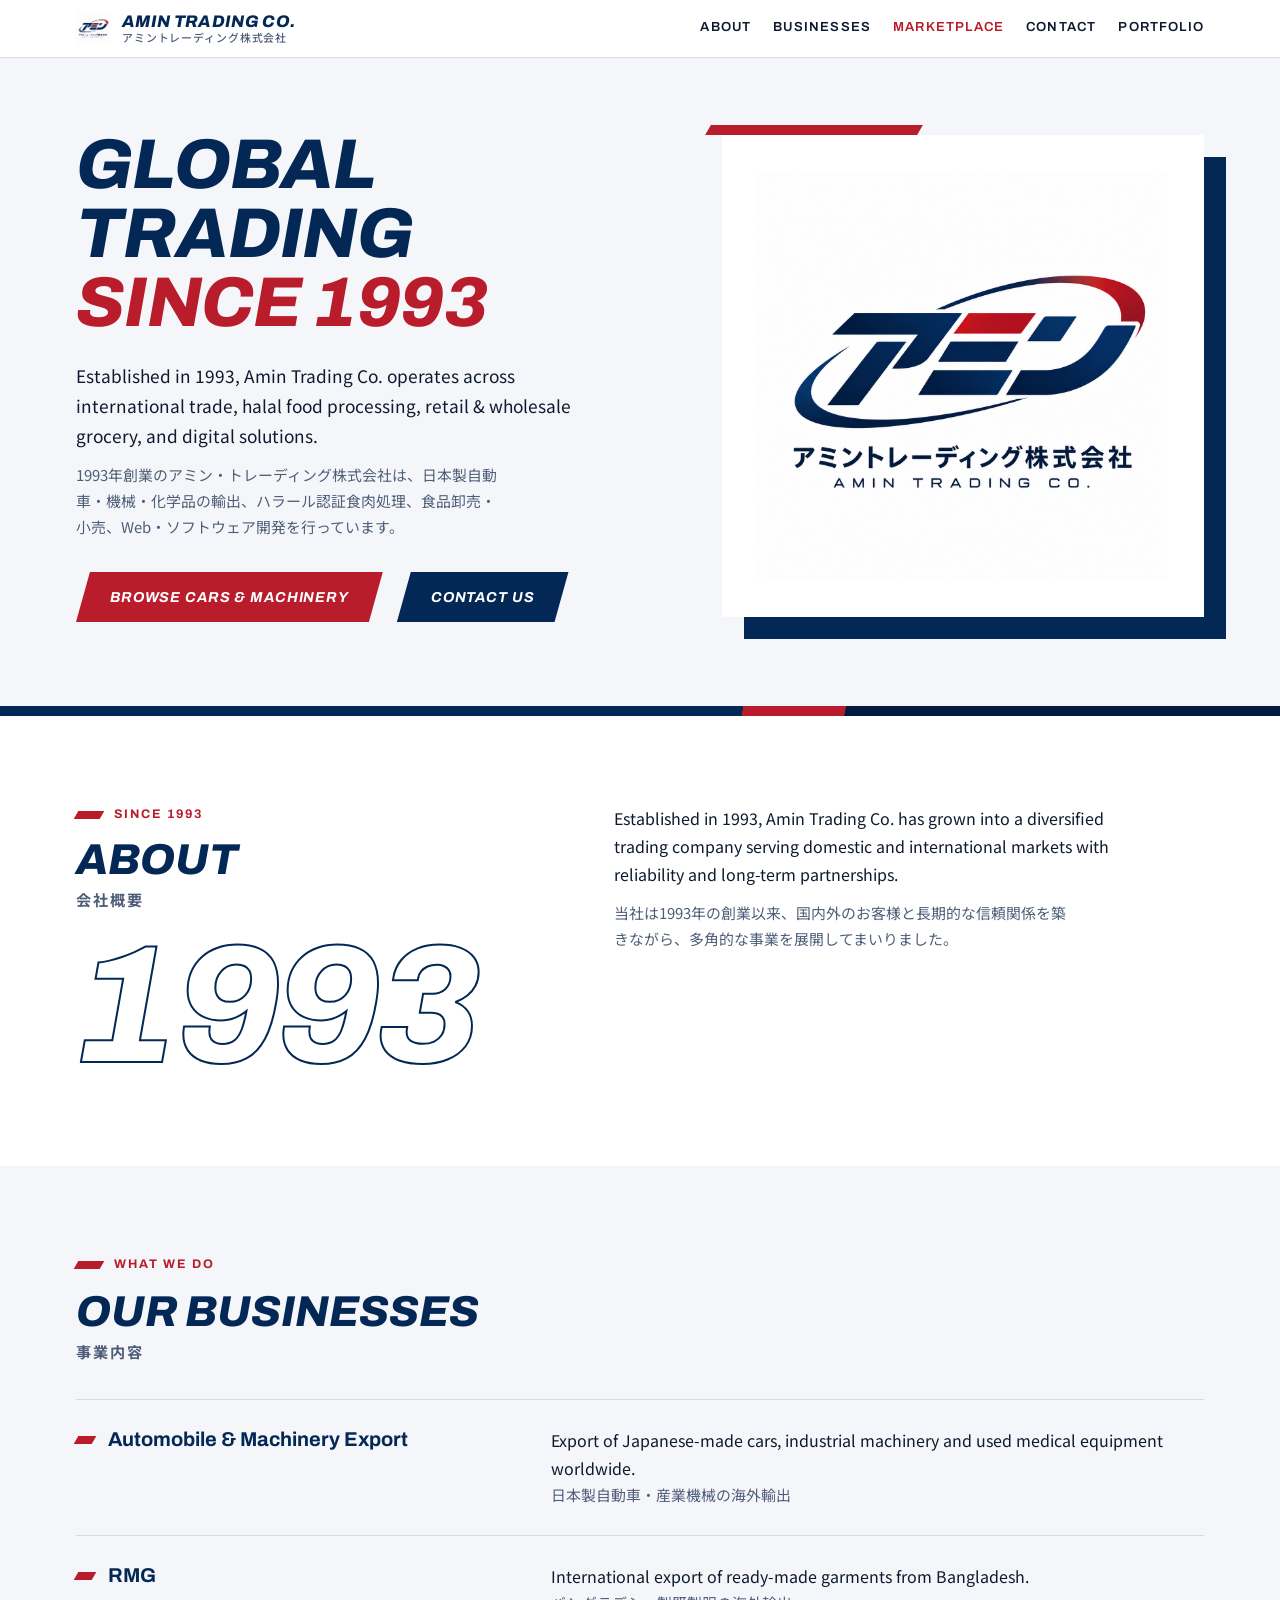
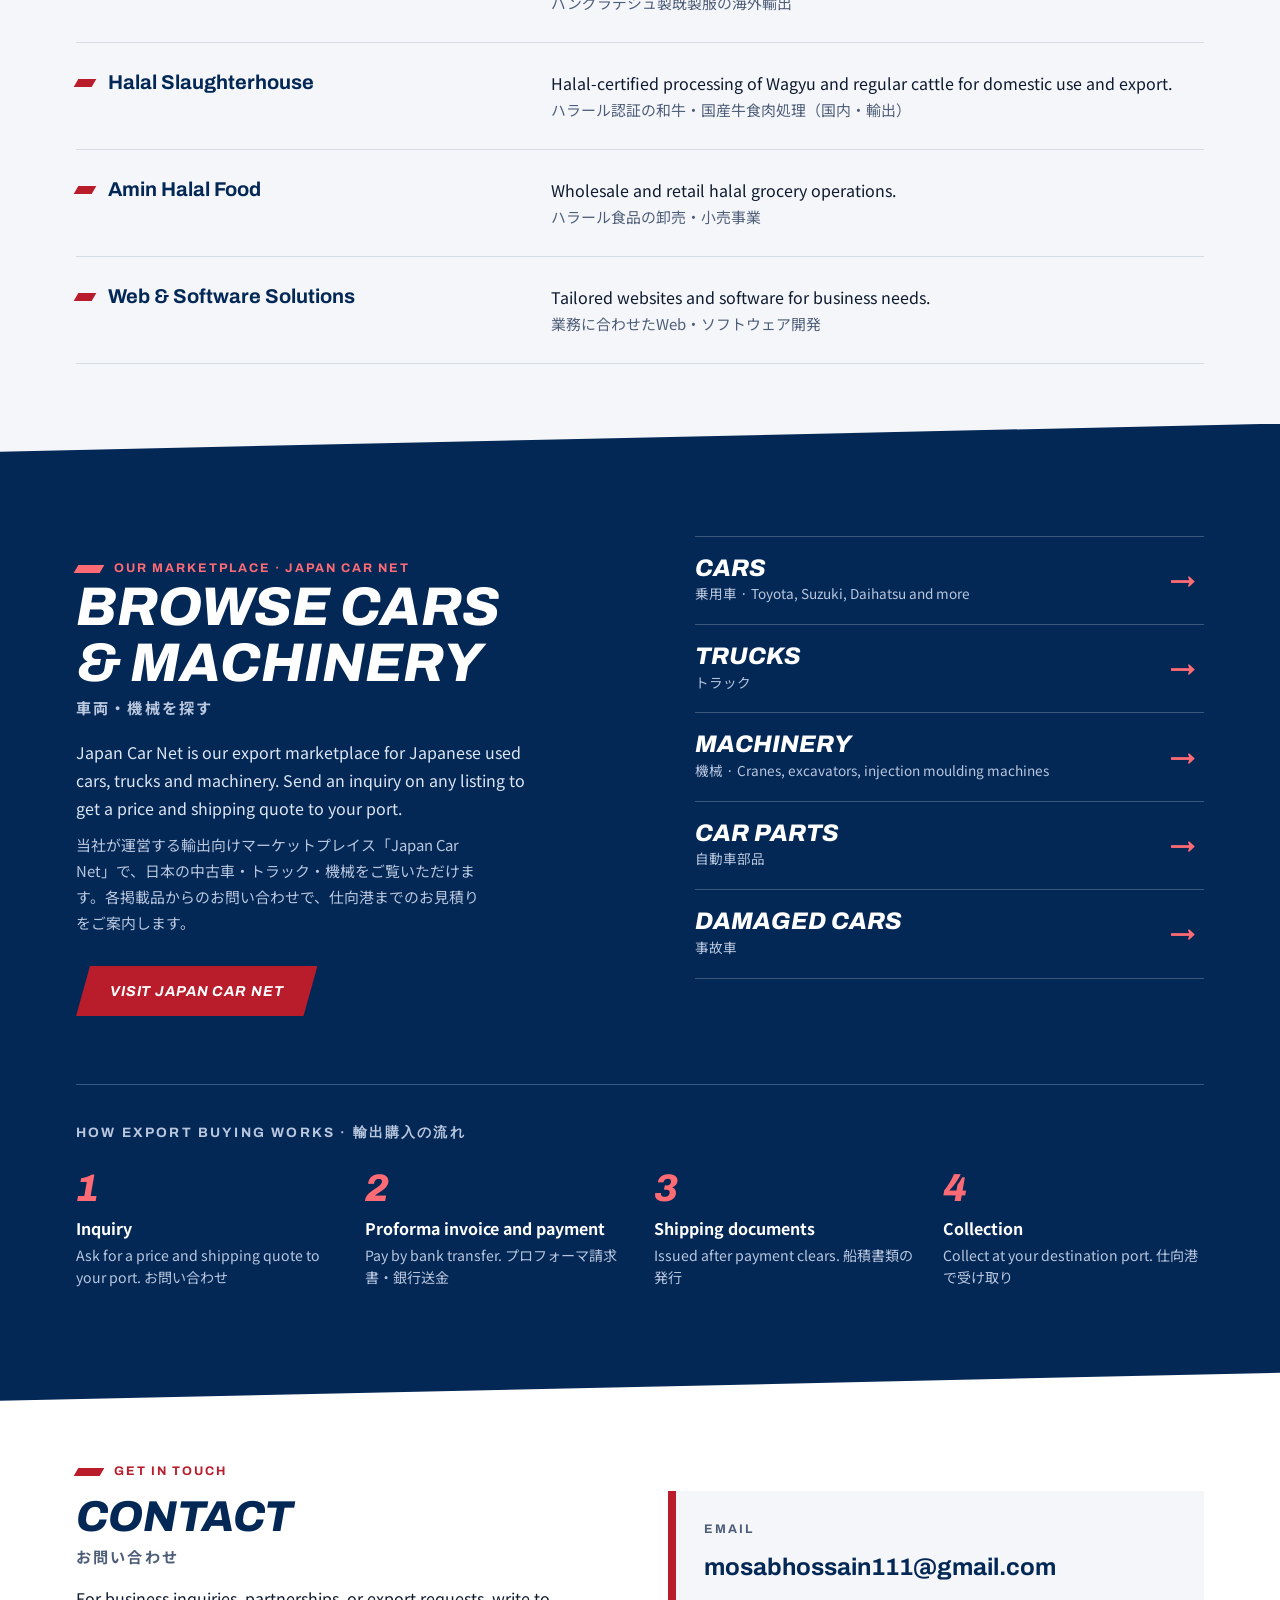
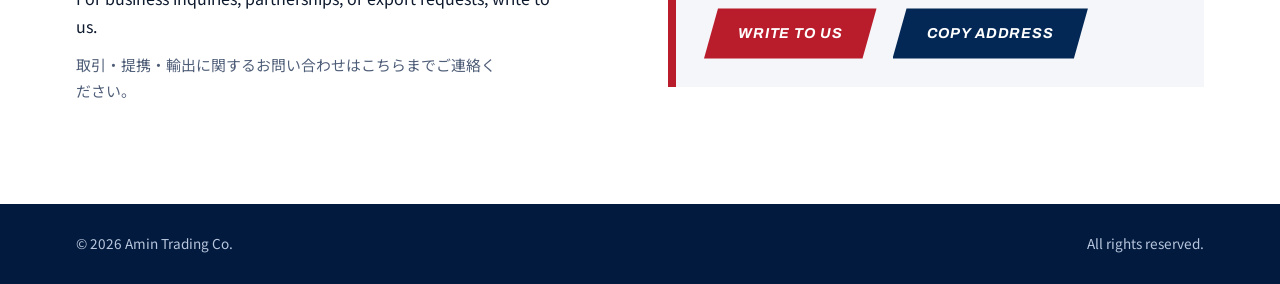
<file: index.html>
<!DOCTYPE html>
<html lang="en">
<head>
<meta charset="UTF-8">
<meta name="viewport" content="width=device-width, initial-scale=1">
<title>Japanese Cars for Export | Industrial Machinery | RMG | Amin Trading Co.</title>
<meta name="description" content="Established in 1993, Amin Trading Co. exports Japanese-made cars and machinery, trades chemicals, operates a halal-certified slaughterhouse, runs Amin Halal Food, and provides tailored web &amp; software solutions.">
<meta name="keywords" content="Amin Trading, Japan car export, machinery export, halal wagyu, halal slaughterhouse Japan, Amin Halal Food, Japanese trading company">
<meta name="author" content="Amin Trading Co.">
<meta property="og:title" content="Amin Trading Co. | Global Trading Since 1993">
<meta property="og:description" content="Japanese cars, machinery, halal wagyu, food trading, and digital solutions since 1993.">
<meta property="og:type" content="website">
<meta property="og:image" content="https://amintrading.co/images/logo.png">
<link rel="icon" href="images/mark.png" type="image/png">
<!-- Google tag (gtag.js) -->
<script async src="https://www.googletagmanager.com/gtag/js?id=G-Y82P1FC505"></script>
<script>
  window.dataLayer = window.dataLayer || [];
  function gtag(){dataLayer.push(arguments);}
  gtag('js', new Date());
  gtag('config', 'G-Y82P1FC505');
</script>
<link rel="preconnect" href="https://fonts.googleapis.com">
<link rel="preconnect" href="https://fonts.gstatic.com" crossorigin>
<link rel="stylesheet" href="https://fonts.googleapis.com/css2?family=Archivo:ital,wght@0,600;0,700;0,800;1,700;1,800&family=Noto+Sans+JP:wght@400;500;700&display=swap">
<style>
/* Layout: slanted parallelogram motif taken from the logo's italic strokes; one bold moment in the navy marketplace band, everything else quiet. */
:root {
  --navy: #042856;
  --navy-deep: #021a3d;
  --red: #B91C2B;
  --red-hi: #FF6B75;
  --paper: #F4F6FA;
  --white: #FFFFFF;
  --ink: #0E1A2E;
  --mute: #4F5E78;
  --line: #D6DCE6;
  --on-navy: #DCE5F3;
  --on-navy-mute: #B8C6DE;
  --f-display: "Archivo", "Arial Black", "Helvetica Neue", Arial, sans-serif;
  --f-body: "Noto Sans JP", "Hiragino Kaku Gothic ProN", "Yu Gothic", Meiryo, system-ui, sans-serif;
  --cut: 28px;
  color-scheme: light;
}
*, *::before, *::after { box-sizing: border-box; }
html { scroll-behavior: smooth; }
@media (prefers-reduced-motion: reduce) {
  html { scroll-behavior: auto; }
  * { transition: none !important; }
}
body {
  margin: 0;
  background: var(--white);
  color: var(--ink);
  font-family: var(--f-body);
  font-size: 16px;
  line-height: 1.75;
}
body::before {
  content: "";
  position: fixed;
  inset: 0 0 auto;
  height: env(safe-area-inset-top, 0px);
  z-index: 30;
  background: var(--white);
}
img { max-width: 100%; }
a:focus-visible, button:focus-visible { outline: 3px solid var(--red); outline-offset: 3px; }

.in {
  max-width: 1160px;
  margin-inline: auto;
  padding-left: max(16px, env(safe-area-inset-left, 0px));
  padding-right: max(16px, env(safe-area-inset-right, 0px));
}
section { scroll-margin-top: 76px; }
.sec { padding-block: 88px; }

/* Header */
.top {
  position: sticky;
  top: env(safe-area-inset-top, 0px);
  z-index: 20;
  background: var(--white);
  border-bottom: 1px solid var(--line);
}
.top .in {
  display: flex;
  align-items: center;
  justify-content: space-between;
  flex-wrap: wrap;
  gap: 8px 24px;
  padding-block: 10px;
}
.brand { display: flex; align-items: center; gap: 12px; text-decoration: none; color: var(--navy); }
.brand img { height: 34px; width: auto; display: block; }
.brand b {
  font-family: var(--f-display);
  font-style: italic;
  font-weight: 800;
  text-transform: uppercase;
  letter-spacing: .02em;
  font-size: 1.05rem;
  line-height: 1.1;
}
.brand small {
  display: block;
  font-family: var(--f-body);
  font-style: normal;
  font-weight: 500;
  font-size: .68rem;
  letter-spacing: .08em;
  color: var(--mute);
  text-transform: none;
}
nav { display: flex; flex-wrap: wrap; gap: 2px 22px; }
nav a {
  font-family: var(--f-display);
  font-weight: 600;
  font-size: .82rem;
  letter-spacing: .09em;
  text-transform: uppercase;
  color: var(--ink);
  text-decoration: none;
  padding: 6px 0;
  border-bottom: 2px solid transparent;
}
nav a:hover, nav a:focus-visible { border-bottom-color: var(--red); }
nav a.mk { color: var(--red); }

/* Type */
h1, h2 { font-family: var(--f-display); font-style: italic; font-weight: 800; text-transform: uppercase; color: var(--navy); text-wrap: balance; margin: 0; }
h1 { font-size: clamp(2.3rem, 6.2vw, 4.4rem); line-height: .98; letter-spacing: -.01em; margin-bottom: 24px; }
h1 em { font-style: inherit; color: var(--red); }
h2 { font-size: clamp(1.8rem, 4vw, 2.7rem); line-height: 1.02; }
.jp-sub {
  display: block;
  font-family: var(--f-body);
  font-style: normal;
  font-weight: 700;
  font-size: .95rem;
  letter-spacing: .14em;
  text-transform: none;
  color: var(--mute);
  margin-top: 10px;
}
.eyebrow {
  display: flex;
  align-items: center;
  gap: 12px;
  font-family: var(--f-display);
  font-weight: 700;
  font-size: .78rem;
  letter-spacing: .16em;
  text-transform: uppercase;
  color: var(--red);
  margin: 0 0 14px;
}
.eyebrow::before { content: ""; width: 26px; height: 8px; background: currentColor; transform: skewX(-30deg); }
.jp { color: var(--mute); font-size: .93rem; }

/* Buttons */
.btn {
  display: inline-block;
  border: 0;
  cursor: pointer;
  font-family: var(--f-display);
  font-weight: 700;
  font-style: italic;
  text-transform: uppercase;
  letter-spacing: .06em;
  font-size: .9rem;
  line-height: 1.4;
  text-decoration: none;
  padding: 15px 34px;
  clip-path: polygon(14px 0, 100% 0, calc(100% - 14px) 100%, 0 100%);
  background: var(--red);
  color: #fff;
  transition: background .15s;
}
.btn:hover { background: #9E1623; }
.btn.alt { background: var(--navy); }
.btn.alt:hover { background: var(--navy-deep); }
.btn:focus-visible { clip-path: none; outline: 3px solid var(--navy); outline-offset: 3px; }

/* Hero */
.hero { background: var(--paper); overflow: hidden; }
.hero .in {
  display: grid;
  grid-template-columns: minmax(0, 1.1fr) minmax(0, .9fr);
  gap: 56px;
  align-items: center;
  padding-block: 72px 84px;
}
.lede { font-size: 1.08rem; max-width: 54ch; margin: 0 0 10px; }
.lede + .jp { max-width: 54ch; margin: 0 0 32px; }
.cta { display: flex; flex-wrap: wrap; gap: 14px; }
.plate { position: relative; isolation: isolate; }
.plate::before { content: ""; position: absolute; z-index: -1; inset: 22px -22px -22px 22px; background: var(--navy); }
.plate::after { content: ""; position: absolute; z-index: 1; left: -14px; top: -10px; width: 44%; height: 10px; background: var(--red); transform: skewX(-30deg); }
.plate img { display: block; width: 100%; height: auto; background: var(--white); padding: clamp(18px, 3vw, 36px); }
.hero::after {
  content: "";
  display: block;
  height: 10px;
  background: linear-gradient(100deg, var(--navy) 0 58%, var(--red) 58% 66%, var(--navy-deep) 66% 100%);
}

/* About */
.about .in { display: grid; grid-template-columns: minmax(0, .9fr) minmax(0, 1.1fr); gap: 56px; align-items: start; }
.year {
  font-family: var(--f-display);
  font-style: italic;
  font-weight: 800;
  font-size: clamp(5rem, 15vw, 10.5rem);
  line-height: .85;
  letter-spacing: -.03em;
  color: transparent;
  -webkit-text-stroke: 2px var(--navy);
  margin: 28px 0 0;
}
.about p { margin: 0 0 12px; max-width: 58ch; }
.about p.jp { margin-bottom: 0; }

/* Businesses */
.biz { background: var(--paper); }
.ledger { list-style: none; margin: 40px 0 0; padding: 0; border-bottom: 1px solid var(--line); }
.ledger li {
  display: grid;
  grid-template-columns: minmax(0, 1fr) minmax(0, 1.5fr);
  gap: 10px 40px;
  padding-block: 26px;
  border-top: 1px solid var(--line);
}
.ledger h3 {
  display: flex;
  align-items: baseline;
  gap: 14px;
  margin: 0;
  font-family: var(--f-display);
  font-weight: 700;
  font-size: 1.25rem;
  line-height: 1.3;
  color: var(--navy);
}
.ledger h3::before { content: ""; flex: none; width: 18px; height: 8px; background: var(--red); transform: skewX(-30deg); translate: 0 -2px; }
.ledger p { margin: 0; }

/* Marketplace */
.market {
  background: var(--navy);
  color: #fff;
  clip-path: polygon(0 var(--cut), 100% 0, 100% calc(100% - var(--cut)), 0 100%);
  margin-block: calc(var(--cut) * -1);
  padding-block: calc(var(--cut) + 84px);
  position: relative;
}
.market .in { display: grid; grid-template-columns: minmax(0, 1.05fr) minmax(0, .95fr); gap: 56px; align-items: start; }
.market h2 { color: #fff; font-size: clamp(2.1rem, 5vw, 3.4rem); }
.market .jp-sub { color: var(--on-navy-mute); }
.market .eyebrow { color: var(--red-hi); }
.market p { color: var(--on-navy); max-width: 52ch; margin: 22px 0 0; }
.market p.jp { color: var(--on-navy-mute); margin-top: 10px; }
.market .btn { margin-top: 30px; }
.market a:focus-visible { outline-color: #fff; }
.cats { list-style: none; margin: 0; padding: 0; border-top: 1px solid rgba(255, 255, 255, .22); }
.cats a {
  display: grid;
  grid-template-columns: minmax(0, 1fr) auto;
  gap: 0 16px;
  align-items: center;
  padding: 18px 8px 18px 0;
  border-bottom: 1px solid rgba(255, 255, 255, .22);
  color: #fff;
  text-decoration: none;
  transition: padding .15s, background .15s;
}
.cats a:hover { padding-left: 16px; background: rgba(255, 255, 255, .07); }
.cats strong { font-family: var(--f-display); font-style: italic; font-weight: 800; font-size: 1.5rem; text-transform: uppercase; line-height: 1.15; }
.cats small { color: var(--on-navy-mute); font-size: .85rem; }
.cats .go { grid-row: 1 / span 2; grid-column: 2; font-family: var(--f-display); font-weight: 800; font-size: 1.6rem; color: var(--red-hi); }
.how { grid-column: 1 / -1; margin-top: 12px; padding-top: 36px; border-top: 1px solid rgba(255, 255, 255, .22); }
.how h3 { margin: 0 0 24px; font-family: var(--f-display); font-weight: 700; font-size: .85rem; letter-spacing: .16em; text-transform: uppercase; color: var(--on-navy-mute); }
.steps { list-style: none; margin: 0; padding: 0; display: grid; grid-template-columns: repeat(4, minmax(0, 1fr)); gap: 28px; counter-reset: step; }
.steps li { counter-increment: step; min-width: 0; }
.steps li::before { content: counter(step); display: block; font-family: var(--f-display); font-style: italic; font-weight: 800; font-size: 2.4rem; line-height: 1; color: var(--red-hi); margin-bottom: 10px; }
.steps b { display: block; font-weight: 700; line-height: 1.4; }
.steps span { display: block; color: var(--on-navy-mute); font-size: .88rem; line-height: 1.6; margin-top: 4px; }

/* Contact */
.contact .in { display: grid; grid-template-columns: minmax(0, 1fr) minmax(0, 1fr); gap: 56px; align-items: center; }
.contact p { margin: 0 0 12px; max-width: 54ch; }
.contact h2 { margin-bottom: 20px; }
.mailbox { background: var(--paper); border-left: 8px solid var(--red); padding: 28px; }
.mailbox .label { display: block; font-family: var(--f-display); font-weight: 700; font-size: .78rem; letter-spacing: .16em; text-transform: uppercase; color: var(--mute); }
.mailbox .addr { font-family: var(--f-display); font-weight: 700; font-size: clamp(1.05rem, 2.6vw, 1.5rem); color: var(--navy); overflow-wrap: anywhere; margin: 6px 0 20px; }
.mailbox .row { display: flex; flex-wrap: wrap; align-items: center; gap: 12px 16px; }
.status { font-size: .85rem; color: var(--mute); }

/* Footer */
footer { background: var(--navy-deep); color: var(--on-navy-mute); font-size: .85rem; }
footer .in { display: flex; flex-wrap: wrap; justify-content: space-between; gap: 6px 24px; padding-block: 28px; }

@media (max-width: 860px) {
  .sec { padding-block: 64px; }
  .hero .in { grid-template-columns: minmax(0, 1fr); gap: 44px; padding-block: 48px 64px; }
  .about .in, .market .in, .contact .in { grid-template-columns: minmax(0, 1fr); gap: 36px; }
  .ledger li { grid-template-columns: minmax(0, 1fr); }
  .steps { grid-template-columns: repeat(2, minmax(0, 1fr)); }
  .market { padding-block: calc(var(--cut) + 60px); }
}
@media (max-width: 480px) {
  .plate::before { inset: 12px -12px -12px 12px; }
  .steps { grid-template-columns: minmax(0, 1fr); }
  .btn { padding-inline: 28px; }
  nav { gap: 2px 16px; }
  :root { --cut: 18px; }
}
</style>
</head>
<body>
<header class="top" id="top">
  <div class="in">
    <a class="brand" href="#top">
      <img src="images/mark.png" alt="">
      <b>Amin Trading Co.<small>アミントレーディング株式会社</small></b>
    </a>
    <nav aria-label="Main">
      <a href="#about">About</a>
      <a href="#businesses">Businesses</a>
      <a class="mk" href="#marketplace">Marketplace</a>
      <a href="#contact">Contact</a>
      <a href="company.html">Portfolio</a>
    </nav>
  </div>
</header>

<main>
  <section class="hero">
    <div class="in">
      <div>
        <h1>Global Trading <em>Since 1993</em></h1>
        <p class="lede">Established in 1993, Amin Trading Co. operates across international trade, halal food processing, retail &amp; wholesale grocery, and digital solutions.</p>
        <p class="jp">1993年創業のアミン・トレーディング株式会社は、日本製自動車・機械・化学品の輸出、ハラール認証食肉処理、食品卸売・小売、Web・ソフトウェア開発を行っています。</p>
        <div class="cta">
          <a class="btn" href="#marketplace">Browse cars &amp; machinery</a>
          <a class="btn alt" href="#contact">Contact us</a>
        </div>
      </div>
      <div class="plate">
        <img src="images/logo.png" alt="Amin Trading Co. logo" width="760" height="459">
      </div>
    </div>
  </section>

  <section class="sec about" id="about">
    <div class="in">
      <div>
        <p class="eyebrow">Since 1993</p>
        <h2>About <span class="jp-sub">会社概要</span></h2>
        <div class="year" aria-hidden="true">1993</div>
      </div>
      <div>
        <p>Established in 1993, Amin Trading Co. has grown into a diversified trading company serving domestic and international markets with reliability and long-term partnerships.</p>
        <p class="jp">当社は1993年の創業以来、国内外のお客様と長期的な信頼関係を築きながら、多角的な事業を展開してまいりました。</p>
      </div>
    </div>
  </section>

  <section class="sec biz" id="businesses">
    <div class="in">
      <p class="eyebrow">What we do</p>
      <h2>Our Businesses <span class="jp-sub">事業内容</span></h2>
      <ul class="ledger">
        <li>
          <h3>Automobile &amp; Machinery Export</h3>
          <div>
            <p>Export of Japanese-made cars, industrial machinery and used medical equipment worldwide.</p>
            <p class="jp">日本製自動車・産業機械の海外輸出</p>
          </div>
        </li>
        <li>
          <h3>RMG</h3>
          <div>
            <p>International export of ready-made garments from Bangladesh.</p>
            <p class="jp">バングラデシュ製既製服の海外輸出</p>
          </div>
        </li>
        <li>
          <h3>Halal Slaughterhouse</h3>
          <div>
            <p>Halal-certified processing of Wagyu and regular cattle for domestic use and export.</p>
            <p class="jp">ハラール認証の和牛・国産牛食肉処理（国内・輸出）</p>
          </div>
        </li>
        <li>
          <h3>Amin Halal Food</h3>
          <div>
            <p>Wholesale and retail halal grocery operations.</p>
            <p class="jp">ハラール食品の卸売・小売事業</p>
          </div>
        </li>
        <li>
          <h3>Web &amp; Software Solutions</h3>
          <div>
            <p>Tailored websites and software for business needs.</p>
            <p class="jp">業務に合わせたWeb・ソフトウェア開発</p>
          </div>
        </li>
      </ul>
    </div>
  </section>

  <section class="market" id="marketplace">
    <div class="in">
      <div>
        <p class="eyebrow">Our marketplace · Japan Car Net</p>
        <h2>Browse Cars &amp; Machinery <span class="jp-sub">車両・機械を探す</span></h2>
        <p>Japan Car Net is our export marketplace for Japanese used cars, trucks and machinery. Send an inquiry on any listing to get a price and shipping quote to your port.</p>
        <p class="jp">当社が運営する輸出向けマーケットプレイス「Japan Car Net」で、日本の中古車・トラック・機械をご覧いただけます。各掲載品からのお問い合わせで、仕向港までのお見積りをご案内します。</p>
        <a class="btn" href="https://japancarnet.com/" target="_blank" rel="noopener">Visit Japan Car Net</a>
      </div>
      <ul class="cats">
        <li><a href="https://japancarnet.com/" target="_blank" rel="noopener"><strong>Cars</strong><span class="go" aria-hidden="true">→</span><small>乗用車 · Toyota, Suzuki, Daihatsu and more</small></a></li>
        <li><a href="https://japancarnet.com/" target="_blank" rel="noopener"><strong>Trucks</strong><span class="go" aria-hidden="true">→</span><small>トラック</small></a></li>
        <li><a href="https://japancarnet.com/" target="_blank" rel="noopener"><strong>Machinery</strong><span class="go" aria-hidden="true">→</span><small>機械 · Cranes, excavators, injection moulding machines</small></a></li>
        <li><a href="https://japancarnet.com/" target="_blank" rel="noopener"><strong>Car Parts</strong><span class="go" aria-hidden="true">→</span><small>自動車部品</small></a></li>
        <li><a href="https://japancarnet.com/" target="_blank" rel="noopener"><strong>Damaged Cars</strong><span class="go" aria-hidden="true">→</span><small>事故車</small></a></li>
      </ul>
      <div class="how">
        <h3>How export buying works · 輸出購入の流れ</h3>
        <ol class="steps">
          <li><b>Inquiry</b><span>Ask for a price and shipping quote to your port. お問い合わせ</span></li>
          <li><b>Proforma invoice and payment</b><span>Pay by bank transfer. プロフォーマ請求書・銀行送金</span></li>
          <li><b>Shipping documents</b><span>Issued after payment clears. 船積書類の発行</span></li>
          <li><b>Collection</b><span>Collect at your destination port. 仕向港で受け取り</span></li>
        </ol>
      </div>
    </div>
  </section>

  <section class="sec contact" id="contact">
    <div class="in">
      <div>
        <p class="eyebrow">Get in touch</p>
        <h2>Contact <span class="jp-sub">お問い合わせ</span></h2>
        <p>For business inquiries, partnerships, or export requests, write to us.</p>
        <p class="jp">取引・提携・輸出に関するお問い合わせはこちらまでご連絡ください。</p>
      </div>
      <div class="mailbox">
        <span class="label">Email</span>
        <div class="addr" id="addr">mosabhossain111@gmail.com</div>
        <div class="row">
          <a class="btn" href="mailto:mosabhossain111@gmail.com">Write to us</a>
          <button class="btn alt" type="button" id="copy">Copy address</button>
          <span class="status" id="copystatus" role="status"></span>
        </div>
      </div>
    </div>
  </section>
</main>

<footer>
  <div class="in">
    <div>© <span id="year">2026</span> Amin Trading Co.</div>
    <div>All rights reserved.</div>
  </div>
</footer>

<script>
document.getElementById("year").textContent = new Date().getFullYear();
(function () {
  var btn = document.getElementById("copy");
  var out = document.getElementById("copystatus");
  var addr = document.getElementById("addr");
  btn.addEventListener("click", function () {
    var text = addr.textContent.trim();
    function selectIt() {
      var r = document.createRange();
      r.selectNodeContents(addr);
      var s = window.getSelection();
      s.removeAllRanges();
      s.addRange(r);
      out.textContent = "Address selected. Copy it with your keyboard.";
    }
    if (navigator.clipboard && navigator.clipboard.writeText) {
      navigator.clipboard.writeText(text).then(function () { out.textContent = "Copied"; }, selectIt);
    } else {
      selectIt();
    }
  });
})();
</script>
</body>
</html>
</file>
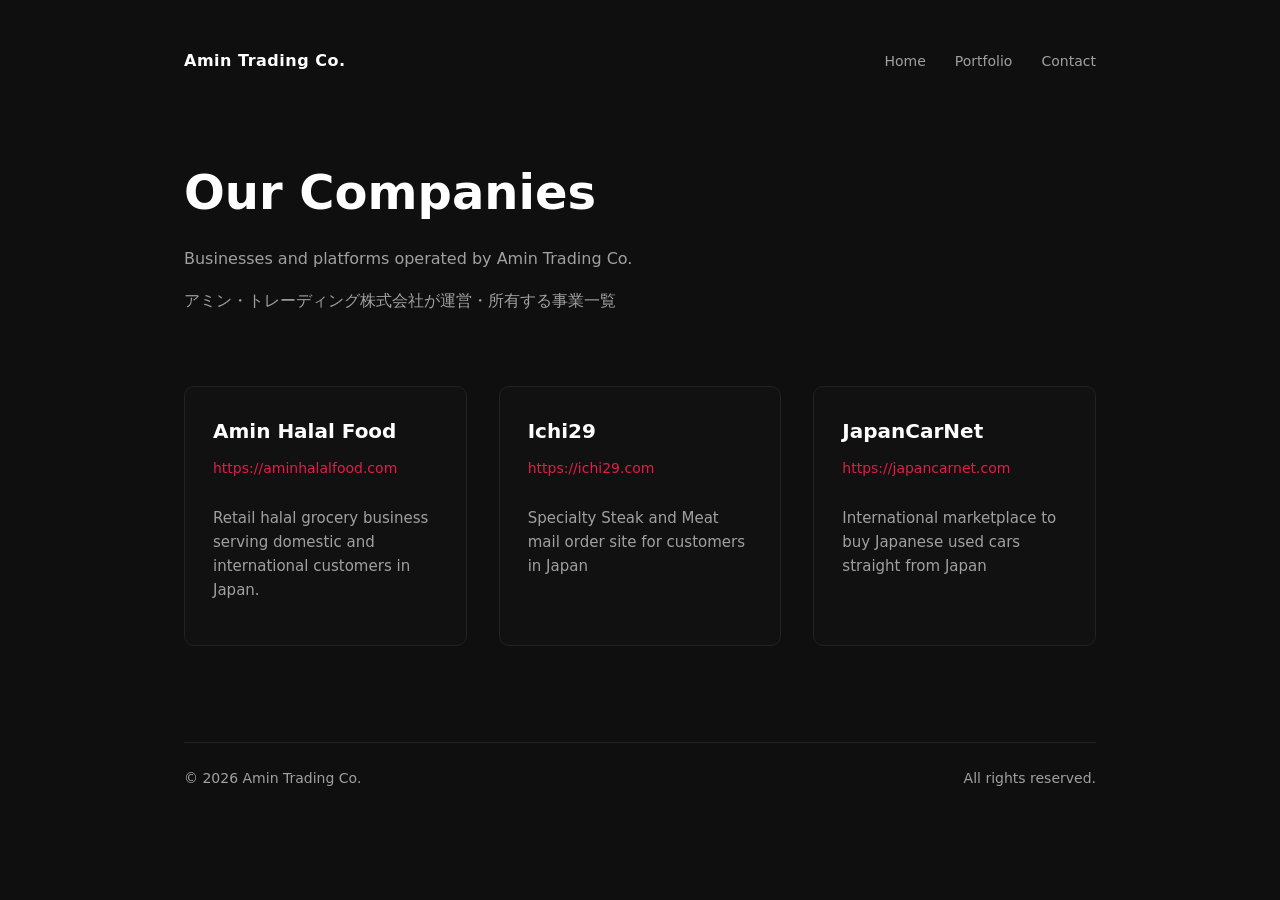
<file: company.html>
<!DOCTYPE html>
<html lang="en">
<head>
  <meta charset="UTF-8" />
  <meta name="viewport" content="width=device-width, initial-scale=1" />

  <title>Portfolio | Amin Trading Co.</title>

  <!-- SEO -->
  <meta name="description" content="Companies and platforms operated by Amin Trading Co., including food, automotive, and digital businesses." />

  <!-- CSS -->
  <link rel="stylesheet" href="Style.css" />
</head>

  <!-- Google tag (gtag.js) -->
<script async src="https://www.googletagmanager.com/gtag/js?id=G-Y82P1FC505"></script>
<script>
  window.dataLayer = window.dataLayer || [];
  function gtag(){dataLayer.push(arguments);}
  gtag('js', new Date());

  gtag('config', 'G-Y82P1FC505');
</script>

<body>
  <div class="wrap">

    <!-- HEADER -->
    <header>
      <div class="logo">Amin Trading Co.</div>
      <nav>
        <a href="index.html">Home</a>
        <a href="companies.html">Portfolio</a>
        <a href="index.html#contact">Contact</a>
      </nav>
    </header>

    <main>

      <!-- PAGE TITLE -->
      <section class="page-hero">
        <h1>Our Companies</h1>
        <p>
          Businesses and platforms operated by Amin Trading Co.
        </p>
        <p style="margin-top:8px;">
          アミン・トレーディング株式会社が運営・所有する事業一覧
        </p>
      </section>

      <!-- COMPANY LIST -->
      <section class="companies">

        <div class="company-card">
          <h2>Amin Halal Food</h2>
          <a href="https://aminhalalfood.com" target="_blank">https://aminhalalfood.com</a>
          <p>
            Retail halal grocery business serving domestic and
            international customers in Japan.
          </p>
        </div>

        <div class="company-card">
          <h2>Ichi29</h2>
          <a href="https://ichi29.com" target="_blank">https://ichi29.com</a>
          <p>
            Specialty Steak and Meat mail order site for customers in Japan
          </p>
        </div>

        <div class="company-card">
          <h2>JapanCarNet</h2>
          <a href="https://japancarnet.com" target="_blank">https://japancarnet.com</a>
          <p>
            International marketplace to buy Japanese used cars straight from Japan
          </p>
        </div>

        

      </section>

    </main>

    <!-- FOOTER -->
    <footer>
      <div>© <span id="year"></span> Amin Trading Co.</div>
      <div>All rights reserved.</div>
    </footer>

  </div>

  <script>
    document.getElementById("year").textContent = new Date().getFullYear();
  </script>
</body>
</html>
</file>
<file: Style.css>
:root {
  --bg: #0f0f0f;
  --fg: #ffffff;
  --muted: #a0a0a0;
  --accent: #e11d48;
}

* {
  box-sizing: border-box;
}

body {
  margin: 0;
  font-family: system-ui, -apple-system, Segoe UI, Roboto, Arial, sans-serif;
  background: var(--bg);
  color: var(--fg);
  line-height: 1.6;
}
.gallery-section {
  margin-bottom: 96px;
}

.gallery-section h2 {
  margin-bottom: 24px;
}

.gallery {
  display: grid;
  grid-template-columns: repeat(auto-fit, minmax(220px, 1fr));
  gap: 16px;
}

.gallery img {
  width: 100%;
  height: 220px;
  object-fit: cover;
  border-radius: 10px;
  background: #111;
  transition: transform 0.3s ease, opacity 0.3s ease;
}

.gallery img:hover {
  transform: scale(1.02);
  opacity: 0.9;
}

.wrap {
  max-width: 960px;
  padding: 48px 24px;
  margin: 0 auto;
}

header {
  display: flex;
  justify-content: space-between;
  align-items: center;
  margin-bottom: 80px;
}

.logo {
  font-weight: 700;
  letter-spacing: 0.5px;
}

nav a {
  color: var(--muted);
  text-decoration: none;
  margin-left: 24px;
  font-size: 14px;
}

nav a:hover {
  color: var(--fg);
}

.hero {
  margin-bottom: 96px;
}

.hero h1 {
  font-size: clamp(32px, 5vw, 56px);
  line-height: 1.2;
  margin: 0 0 16px 0;
}

.hero p {
  max-width: 640px;
  color: var(--muted);
  font-size: 18px;
}

section {
  margin-bottom: 96px;
}

h2 {
  font-size: 24px;
  margin-bottom: 16px;
}

p {
  color: var(--muted);
  max-width: 720px;
}

.grid {
  display: grid;
  grid-template-columns: repeat(auto-fit, minmax(220px, 1fr));
  gap: 24px;
  margin-top: 24px;
}

.card {
  border: 1px solid #222;
  background: #111;
  padding: 24px;
  border-radius: 8px;
}

footer {
  border-top: 1px solid #222;
  padding-top: 24px;
  color: var(--muted);
  font-size: 14px;
  display: flex;
  justify-content: space-between;
  flex-wrap: wrap;
  gap: 12px;
}

.accent {
  color: var(--accent);
}
/* Companies page */

.page-hero {
  margin-bottom: 72px;
}

.page-hero h1 {
  font-size: clamp(32px, 4vw, 48px);
  margin-bottom: 12px;
}

.page-hero p {
  max-width: 640px;
  color: var(--muted);
}

.companies {
  display: grid;
  grid-template-columns: repeat(auto-fit, minmax(280px, 1fr));
  gap: 32px;
  margin-bottom: 96px;
}

.company-card {
  border: 1px solid #222;
  background: #111;
  padding: 28px;
  border-radius: 10px;
}

.company-card h2 {
  margin-top: 0;
  margin-bottom: 8px;
  font-size: 20px;
}

.company-card a {
  display: inline-block;
  margin-bottom: 12px;
  color: var(--accent);
  text-decoration: none;
  font-size: 14px;
  word-break: break-all;
}

.company-card a:hover {
  text-decoration: underline;
}

.company-card p {
  color: var(--muted);
  font-size: 15px;
}
</file>
